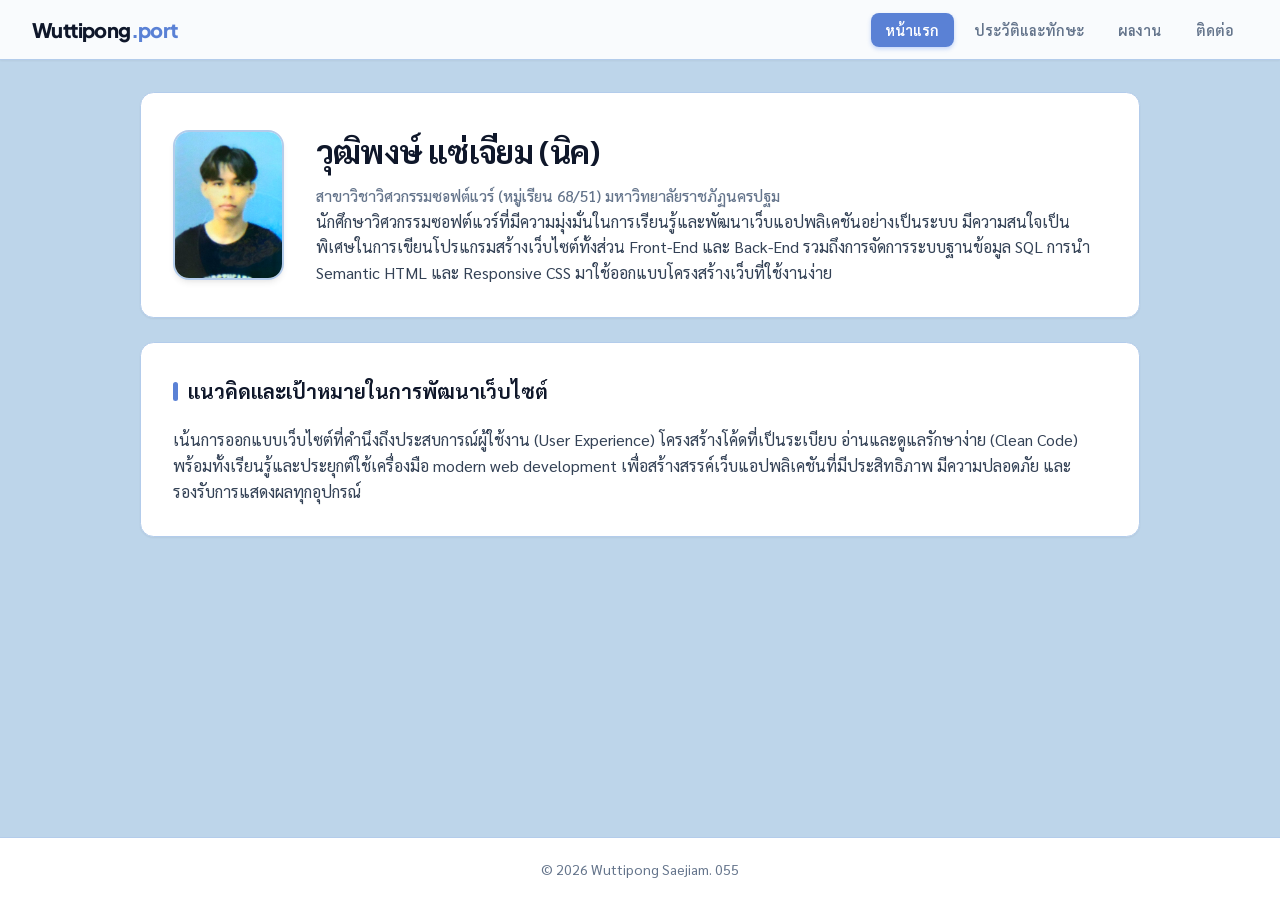
<file: index.html>
<!DOCTYPE html>
<html lang="th">
<head>
  <meta charset="UTF-8">
  <meta name="viewport" content="width=device-width, initial-scale=1.0">
  <title>หน้าแรก - Wuttipong Saejiam</title>
  <link rel="stylesheet" href="css/style.css">
</head>
<body>

  <header>
    <div class="logo">Wuttipong<span>.port</span></div>
    
    <input type="checkbox" id="menu-toggle">
    <label for="menu-toggle" class="menu-toggle">☰</label>

    <nav>
      <ul>
        <li><a href="index.html" class="active">หน้าแรก</a></li>
        <li><a href="about.html">ประวัติและทักษะ</a></li>
        <li><a href="projects.html">ผลงาน</a></li>
        <li><a href="contact.html">ติดต่อ</a></li>
      </ul>
    </nav>
  </header>

  <main>
    <section class="hero-flex">
      <img src="image/profile.jpg" alt="รูปประจำตัว วุฒิพงษ์ แซ่เจียม" class="hero-avatar">
      
      <div>
        <!-- <span class="badge-tag"></span> -->
        <h1>วุฒิพงษ์ แซ่เจียม (นิค)</h1>
        <p style="color: var(--text-muted); font-size: 0.95rem; font-weight: 500;">
          สาขาวิชาวิศวกรรมซอฟต์แวร์ (หมู่เรียน 68/51) มหาวิทยาลัยราชภัฏนครปฐม
        </p>
        
        <p>
          นักศึกษาวิศวกรรมซอฟต์แวร์ที่มีความมุ่งมั่นในการเรียนรู้และพัฒนาเว็บแอปพลิเคชันอย่างเป็นระบบ มีความสนใจเป็นพิเศษในการเขียนโปรแกรมสร้างเว็บไซต์ทั้งส่วน Front-End และ Back-End รวมถึงการจัดการระบบฐานข้อมูล SQL การนำ Semantic HTML และ Responsive CSS มาใช้ออกแบบโครงสร้างเว็บที่ใช้งานง่าย
        </p>
      </div>
    </section>

    <section>
      <h2>แนวคิดและเป้าหมายในการพัฒนาเว็บไซต์</h2>
      <p>
        เน้นการออกแบบเว็บไซต์ที่คำนึงถึงประสบการณ์ผู้ใช้งาน (User Experience) โครงสร้างโค้ดที่เป็นระเบียบ อ่านและดูแลรักษาง่าย (Clean Code) พร้อมทั้งเรียนรู้และประยุกต์ใช้เครื่องมือ modern web development เพื่อสร้างสรรค์เว็บแอปพลิเคชันที่มีประสิทธิภาพ มีความปลอดภัย และรองรับการแสดงผลทุกอุปกรณ์
      </p>
    </section>
  </main>

  <footer>
    <p>&copy; 2026 Wuttipong Saejiam. 055</p>
  </footer>

</body>
</html>
</file>
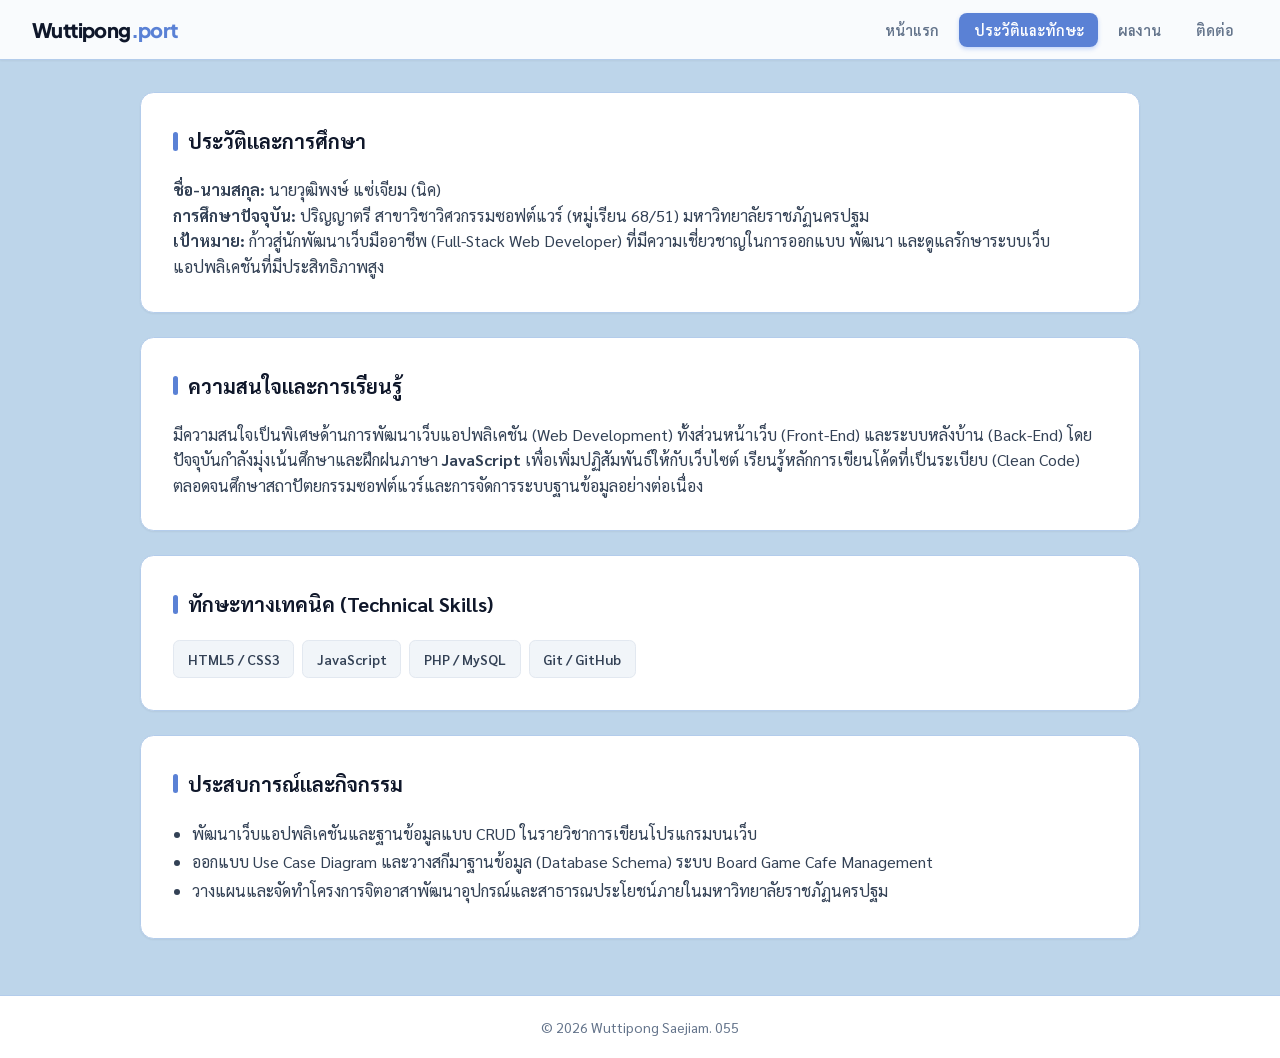
<file: about.html>
<!DOCTYPE html>
<html lang="th">
<head>
  <meta charset="UTF-8">
  <meta name="viewport" content="width=device-width, initial-scale=1.0">
  <title>ประวัติและทักษะ - Wuttipong Saejiam</title>
  <link rel="stylesheet" href="css/style.css">
</head>
<body>

  <header>
    <div class="logo">Wuttipong<span>.port</span></div>
    
    <input type="checkbox" id="menu-toggle">
    <label for="menu-toggle" class="menu-toggle">☰</label>

    <nav>
      <ul>
        <li><a href="index.html">หน้าแรก</a></li>
        <li><a href="about.html" class="active">ประวัติและทักษะ</a></li>
        <li><a href="projects.html">ผลงาน</a></li>
        <li><a href="contact.html">ติดต่อ</a></li>
      </ul>
    </nav>
  </header>

  <main>
    <section>
      <h2>ประวัติและการศึกษา</h2>
      <p><strong>ชื่อ-นามสกุล:</strong> นายวุฒิพงษ์ แซ่เจียม (นิค)</p>
      <p><strong>การศึกษาปัจจุบัน:</strong> ปริญญาตรี สาขาวิชาวิศวกรรมซอฟต์แวร์ (หมู่เรียน 68/51) มหาวิทยาลัยราชภัฏนครปฐม</p>
      <p><strong>เป้าหมาย:</strong> ก้าวสู่นักพัฒนาเว็บมืออาชีพ (Full-Stack Web Developer) ที่มีความเชี่ยวชาญในการออกแบบ พัฒนา และดูแลรักษาระบบเว็บแอปพลิเคชันที่มีประสิทธิภาพสูง</p>
    </section>

    <section>
      <h2>ความสนใจและการเรียนรู้</h2>
      <p>
        มีความสนใจเป็นพิเศษด้านการพัฒนาเว็บแอปพลิเคชัน (Web Development) ทั้งส่วนหน้าเว็บ (Front-End) และระบบหลังบ้าน (Back-End) โดยปัจจุบันกำลังมุ่งเน้นศึกษาและฝึกฝนภาษา <strong>JavaScript</strong> เพื่อเพิ่มปฏิสัมพันธ์ให้กับเว็บไซต์ เรียนรู้หลักการเขียนโค้ดที่เป็นระเบียบ (Clean Code) ตลอดจนศึกษาสถาปัตยกรรมซอฟต์แวร์และการจัดการระบบฐานข้อมูลอย่างต่อเนื่อง
      </p>
    </section>

    <section>
      <h2>ทักษะทางเทคนิค (Technical Skills)</h2>
      <ul class="skills-badge-list">
        <li>HTML5 / CSS3</li>
        <li>JavaScript</li>
        <li>PHP / MySQL</li>
        <li>Git / GitHub</li>
      </ul>
    </section>

    <section>
      <h2>ประสบการณ์และกิจกรรม</h2>
      <ul style="padding-left: 1.2rem; line-height: 1.8;">
        <li>พัฒนาเว็บแอปพลิเคชันและฐานข้อมูลแบบ CRUD ในรายวิชาการเขียนโปรแกรมบนเว็บ</li>
        <li>ออกแบบ Use Case Diagram และวางสกีมาฐานข้อมูล (Database Schema) ระบบ Board Game Cafe Management</li>
        <li>วางแผนและจัดทำโครงการจิตอาสาพัฒนาอุปกรณ์และสาธารณประโยชน์ภายในมหาวิทยาลัยราชภัฏนครปฐม</li>
      </ul>
    </section>
  </main>

  <footer>
    <p>&copy; 2026 Wuttipong Saejiam. 055</p>
  </footer>

</body>
</html>
</file>
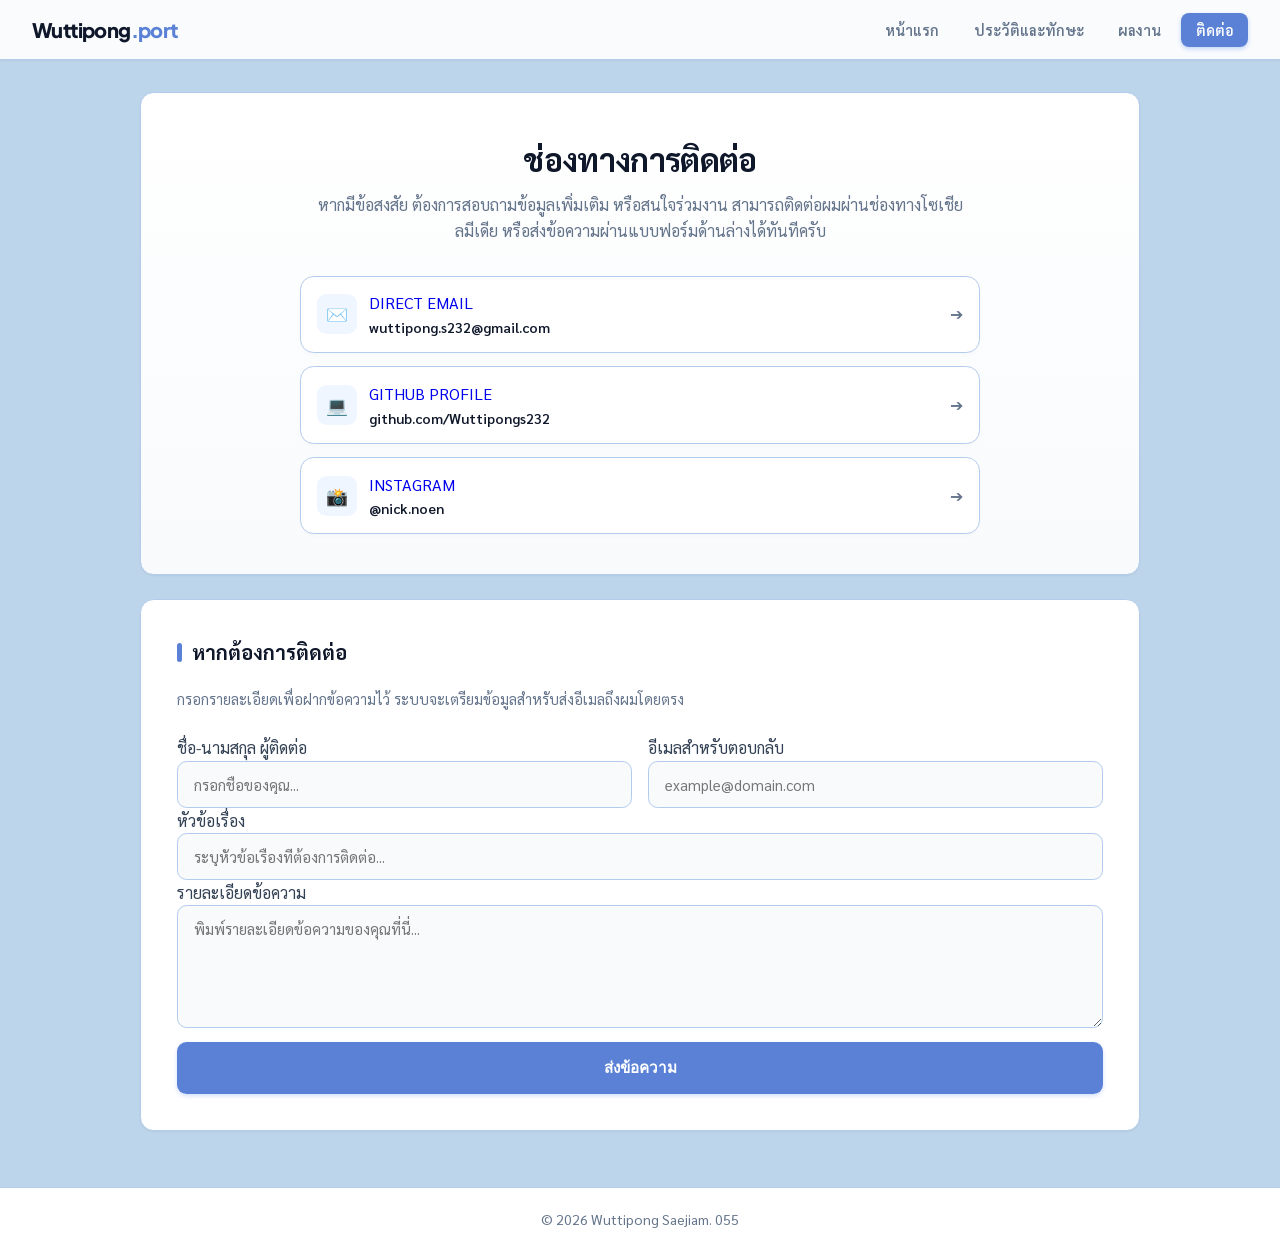
<file: contact.html>
<!DOCTYPE html>
<html lang="th">

<head>
  <meta charset="UTF-8">
  <meta name="viewport" content="width=device-width, initial-scale=1.0">
  <title>ติดต่อ - Wuttipong Saejiam</title>
  <link rel="stylesheet" href="css/style.css">
</head>

<body>

  <header>
    <div class="logo">Wuttipong<span>.port</span></div>

    <input type="checkbox" id="menu-toggle">
    <label for="menu-toggle" class="menu-toggle">☰</label>

    <nav>
      <ul>
        <li><a href="index.html">หน้าแรก</a></li>
        <li><a href="about.html">ประวัติและทักษะ</a></li>
        <li><a href="projects.html">ผลงาน</a></li>
        <li><a href="contact.html" class="active">ติดต่อ</a></li>
      </ul>
    </nav>
  </header>

  <main>
    <!-- Section 1: Hero Contact Banner -->
    <section class="contact-hero-section">
      <h1>ช่องทางการติดต่อ</h1>
      <p>หากมีข้อสงสัย ต้องการสอบถามข้อมูลเพิ่มเติม หรือสนใจร่วมงาน สามารถติดต่อผมผ่านช่องทางโซเชียลมีเดีย
        หรือส่งข้อความผ่านแบบฟอร์มด้านล่างได้ทันทีครับ</p>

      <div class="contact-pills-container">

        <a href="mailto:wuttipong.s232@gmail.com" class="contact-pill-card">
          <div class="pill-icon-box">✉️</div>
          <div class="pill-details">
            <span class="pill-label">DIRECT EMAIL</span>
            <span class="pill-value">wuttipong.s232@gmail.com</span>
          </div>
          <span class="pill-arrow">➔</span>
        </a>

        <a href="https://github.com/Wuttipongs232" target="_blank" class="contact-pill-card">
          <div class="pill-icon-box">💻</div>
          <div class="pill-details">
            <span class="pill-label">GITHUB PROFILE</span>
            <span class="pill-value">github.com/Wuttipongs232</span>
          </div>
          <span class="pill-arrow">➔</span>
        </a>

        <a href="https://instagram.com/nick.noen" target="_blank" class="contact-pill-card">
          <div class="pill-icon-box">📸</div>
          <div class="pill-details">
            <span class="pill-label">INSTAGRAM</span>
            <span class="pill-value">@nick.noen</span>
          </div>
          <span class="pill-arrow">➔</span>
        </a>

      </div>
    </section>

    <!-- Section 2: Interactive Send Message Form -->
    <section class="contact-form-section">
      <h2>หากต้องการติดต่อ</h2>
      <p style="color: var(--text-muted); margin-bottom: 1.5rem; font-size: 0.9rem;">
        กรอกรายละเอียดเพื่อฝากข้อความไว้ ระบบจะเตรียมข้อมูลสำหรับส่งอีเมลถึงผมโดยตรง
      </p>

      <form action="#" method="post" class="modern-contact-form">
        <div class="form-row-2">
          <div class="form-group">
            <label for="name">ชื่อ-นามสกุล ผู้ติดต่อ</label>
            <input type="text" id="name" name="name" class="form-control-modern" placeholder="กรอกชื่อของคุณ..."
              required>
          </div>
          <div class="form-group">
            <label for="email">อีเมลสำหรับตอบกลับ</label>
            <input type="email" id="email" name="email" class="form-control-modern" placeholder="example@domain.com"
              required>
          </div>
        </div>

        <div class="form-group">
          <label for="subject">หัวข้อเรื่อง</label>
          <input type="text" id="subject" name="subject" class="form-control-modern"
            placeholder="ระบุหัวข้อเรื่องที่ต้องการติดต่อ..." required>
        </div>

        <div class="form-group">
          <label for="message">รายละเอียดข้อความ</label>
          <textarea id="message" name="message" rows="5" class="form-control-modern"
            placeholder="พิมพ์รายละเอียดข้อความของคุณที่นี่..." required></textarea>
        </div>

        <button type="submit" class="btn btn-submit-modern">
          <span>ส่งข้อความ</span>
        </button>
      </form>
    </section>
  </main>

  <footer>
    <p>&copy; 2026 Wuttipong Saejiam. 055</p>
  </footer>

</body>

</html>
</file>
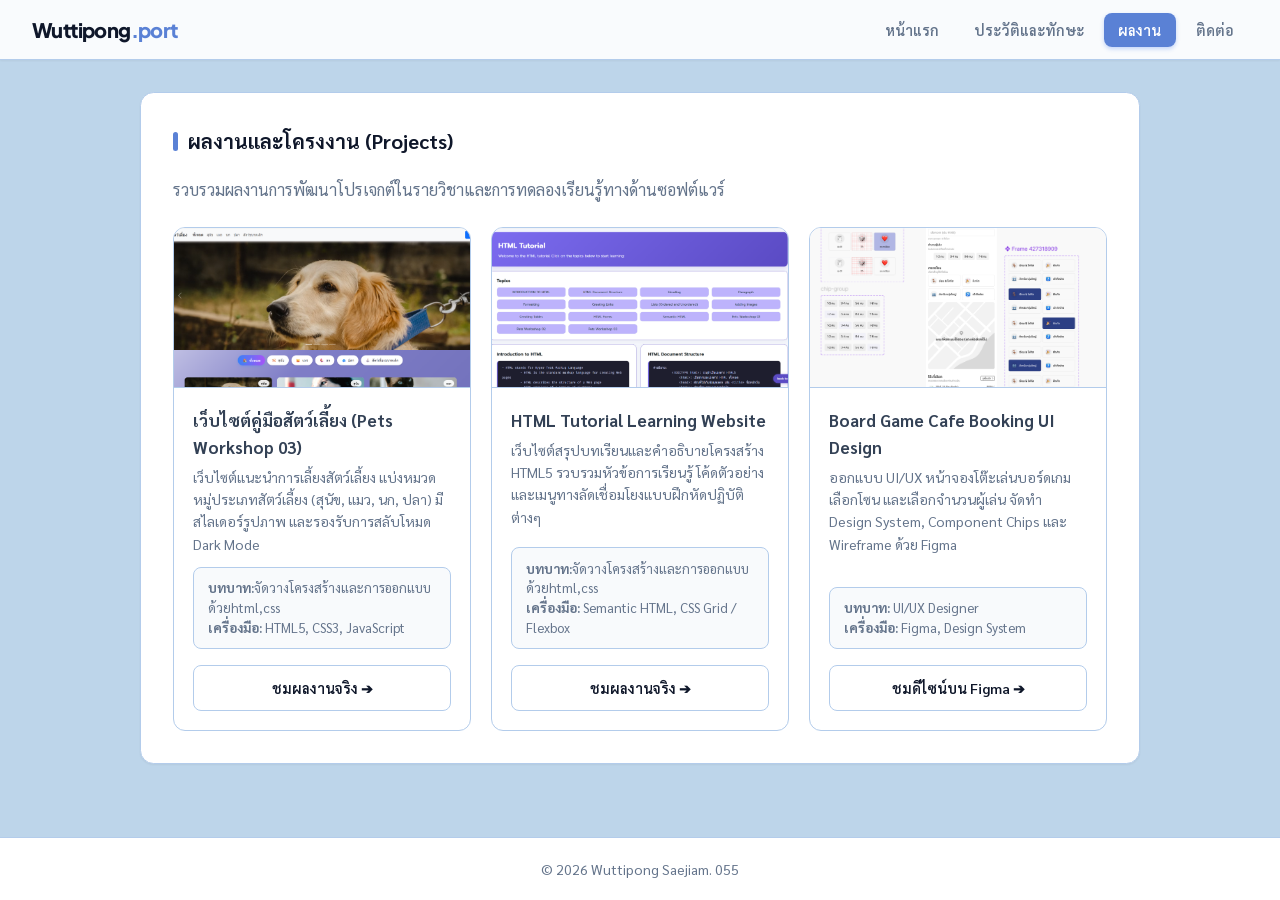
<file: projects.html>
<!DOCTYPE html>
<html lang="th">
<head>
  <meta charset="UTF-8">
  <meta name="viewport" content="width=device-width, initial-scale=1.0">
  <title>ผลงาน - Wuttipong Saejiam</title>
  <link rel="stylesheet" href="css/style.css">
</head>
<body>

  <header>
    <div class="logo">Wuttipong<span>.port</span></div>
    
    <input type="checkbox" id="menu-toggle">
    <label for="menu-toggle" class="menu-toggle">☰</label>

    <nav>
      <ul>
        <li><a href="index.html">หน้าแรก</a></li>
        <li><a href="about.html">ประวัติและทักษะ</a></li>
        <li><a href="projects.html" class="active">ผลงาน</a></li>
        <li><a href="contact.html">ติดต่อ</a></li>
      </ul>
    </nav>
  </header>

  <main>
    <section>
      <h2>ผลงานและโครงงาน (Projects)</h2>
      <p style="color: var(--text-muted); margin-bottom: 1.5rem;">รวบรวมผลงานการพัฒนาโปรเจกต์ในรายวิชาและการทดลองเรียนรู้ทางด้านซอฟต์แวร์</p>

      <div class="projects-grid">

        <!-- Project 1: เว็บไซต์คู่มือสัตว์เลี้ยง -->
        <article class="project-card">
          <img src="image/pets-workshop.png" alt="เว็บไซต์คู่มือสัตว์เลี้ยง Pets Workshop 03">
          <div class="project-body">
            <h3 style="font-size: 1.05rem; margin-bottom: 0.3rem;">เว็บไซต์คู่มือสัตว์เลี้ยง (Pets Workshop 03)</h3>
            <p style="font-size: 0.875rem; color: var(--text-muted); flex: 1;">
              เว็บไซต์แนะนำการเลี้ยงสัตว์เลี้ยง แบ่งหมวดหมู่ประเภทสัตว์เลี้ยง (สุนัข, แมว, นก, ปลา) มีสไลเดอร์รูปภาพ และรองรับการสลับโหมด Dark Mode
            </p>
            <div class="project-meta-box">
              <strong>บทบาท:</strong>จัดวางโครงสร้างและการออกแบบด้วยhtml,css<br>
              <strong>เครื่องมือ:</strong> HTML5, CSS3, JavaScript
            </div>
            <a href="https://wuttipongs232.github.io/7151202/pets03/home.html" target="_blank" class="btn btn-outline" style="width: 100%;">ชมผลงานจริง ➔</a>
          </div>
        </article>

        <!-- Project 2: เว็บไซต์สื่อการเรียนรู้ HTML Tutorial -->
        <article class="project-card">
          <img src="image/html-tutorial.png" alt="เว็บไซต์สื่อการเรียนรู้ HTML Tutorial">
          <div class="project-body">
            <h3 style="font-size: 1.05rem; margin-bottom: 0.3rem;">HTML Tutorial Learning Website</h3>
            <p style="font-size: 0.875rem; color: var(--text-muted); flex: 1;">
              เว็บไซต์สรุปบทเรียนและคำอธิบายโครงสร้าง HTML5 รวบรวมหัวข้อการเรียนรู้ โค้ดตัวอย่าง และเมนูทางลัดเชื่อมโยงแบบฝึกหัดปฏิบัติต่างๆ
            </p>
            <div class="project-meta-box">
              <strong>บทบาท:</strong>จัดวางโครงสร้างและการออกแบบด้วยhtml,css<br>
              <strong>เครื่องมือ:</strong> Semantic HTML, CSS Grid / Flexbox
            </div>
            <a href="https://wuttipongs232.github.io/7151202/" target="_blank" class="btn btn-outline" style="width: 100%;">ชมผลงานจริง ➔</a>
          </div>
        </article>

        <!-- Project 3: UI/UX Design บอร์ดเกมคาเฟ่ บน Figma -->
        <article class="project-card">
          <img src="image/figma-boardgame.png" alt="UI Design แอปจองโต๊ะบอร์ดเกมคาเฟ่ใน Figma">
          <div class="project-body">
            <h3 style="font-size: 1.05rem; margin-bottom: 0.3rem;">Board Game Cafe Booking UI Design</h3>
            <p style="font-size: 0.875rem; color: var(--text-muted); flex: 1;">
              ออกแบบ UI/UX หน้าจองโต๊ะเล่นบอร์ดเกม เลือกโซน และเลือกจำนวนผู้เล่น จัดทำ Design System, Component Chips และ Wireframe ด้วย Figma
            </p>
            <div class="project-meta-box">
              <strong>บทบาท:</strong> UI/UX Designer<br>
              <strong>เครื่องมือ:</strong> Figma, Design System
            </div>
            <a href="https://www.figma.com/proto/oO1ljsMKvHfOAIktA3yjmV?node-id=0-1&t=6831PpL1tefAzjQu-6" target="_blank" class="btn btn-outline" style="width: 100%;">ชมดีไซน์บน Figma ➔</a>
          </div>
        </article>

      </div>
    </section>
  </main>

  <footer>
    <p>&copy; 2026 Wuttipong Saejiam. 055</p>
  </footer>

</body>
</html>
</file>
<file: css/style.css>
/* 
   สารบัญ
   1. FONTS & ROOT VARIABLES
   2. GLOBAL / RESET STYLES
   3. HEADER & NAVIGATION (ALL PAGES)
   4. LAYOUT & CONTAINERS (MAIN, SECTION, FOOTER)
   5. TYPOGRAPHY & BUTTONS
   6. PAGE: INDEX.HTML (HERO SECTION)
   7. PAGE: ABOUT.HTML (SKILLS & BADGES)
   8. PAGE: PROJECTS.HTML (CARDS & GRID)
   9. PAGE: CONTACT.HTML (CARDS & FORM)
   10. MOBILE MENU & RESPONSIVE DESIGN (MEDIA QUERIES)
*/

/* 
   1. FONTS & ROOT VARIABLES
*/
@import url("https://fonts.googleapis.com/css2?family=Plus+Jakarta+Sans:wght@400;500;600;700&family=Sarabun:wght@300;400;500;600;700&display=swap");

:root {
  --primary: #5a81d5; /* Vibrant Royal Blue */
  --primary-hover: #3663e0;
  --primary-light: #eff6ff;
  --bg-main: #bdd5ea; /* Slate 100 soft background */
  --bg-card: #ffffff;
  --text-title: #0f172a; /* Slate 900 */
  --text-body: #334155; /* Slate 700 */
  --text-muted: #64748b; /* Slate 500 */
  --border: #b3cceb; /* Slate 200 */
  --shadow-sm: 0 1px 2px 0 rgb(0 0 0 / 0.05);
  --shadow-md:
    0 4px 6px -1px rgb(0 0 0 / 0.07), 0 2px 4px -2px rgb(0 0 0 / 0.05);
  --shadow-lg:
    0 10px 15px -3px rgb(0 0 0 / 0.08), 0 4px 6px -4px rgb(0 0 0 / 0.04);
}

/* 
   2. GLOBAL / RESET STYLES
*/
* {
  box-sizing: border-box;
  margin: 0;
  padding: 0;
}

body {
  font-family:
    "Sarabun",
    "Plus Jakarta Sans",
    -apple-system,
    sans-serif;
  line-height: 1.6;
  color: var(--text-body);
  background-color: var(--bg-main);
  display: flex;
  flex-direction: column;
  min-height: 100vh;
}

/* 
   3. HEADER & NAVIGATION (ALL PAGES)
*/
header {
  background-color: rgba(255, 255, 255, 0.9);
  backdrop-filter: blur(8px);
  border-bottom: 1px solid var(--border);
  padding: 0.85rem 2rem;
  display: flex;
  justify-content: space-between;
  align-items: center;
  position: sticky;
  top: 0;
  z-index: 100;
  box-shadow: var(--shadow-sm);
}

header .logo {
  font-family: "Plus Jakarta Sans", sans-serif;
  font-weight: 800;
  font-size: 1.25rem;
  color: var(--text-title);
  letter-spacing: -0.03em;
}

header .logo span {
  color: var(--primary);
}

nav ul {
  display: flex;
  list-style: none;
  gap: 0.35rem;
}

nav a {
  color: var(--text-muted);
  text-decoration: none;
  padding: 0.5rem 0.9rem;
  border-radius: 0.5rem;
  font-size: 0.9rem;
  font-weight: 600;
  transition: all 0.2s ease;
}

nav a:hover {
  color: var(--primary);
  background-color: var(--primary-light);
}

nav a.active {
  color: #ffffff;
  background-color: var(--primary);
  box-shadow: 0 2px 4px rgba(37, 99, 235, 0.25);
}

/* ซ่อน Checkbox และปุ่มแฮมเบอร์เกอร์บนหน้าจอปกติ */
#menu-toggle,
.menu-toggle {
  display: none;
}

/* 
   4. LAYOUT & CONTAINERS (MAIN, SECTION, FOOTER)
*/
main {
  flex: 1;
  max-width: 1000px;
  width: 92%;
  margin: 2rem auto;
}

section {
  background: var(--bg-card);
  border: 1px solid var(--border);
  border-radius: 0.85rem;
  padding: 2rem;
  margin-bottom: 1.5rem;
  box-shadow: var(--shadow-sm);
}

footer {
  background-color: #ffffff;
  border-top: 1px solid var(--border);
  color: var(--text-muted);
  text-align: center;
  padding: 1.25rem;
  font-size: 0.875rem;
  margin-top: auto;
}

/* 
   5. TYPOGRAPHY & BUTTONS*/
h1 {
  font-size: 2rem;
  color: var(--text-title);
  margin-bottom: 0.5rem;
  font-weight: 700;
  letter-spacing: -0.02em;
}

h2 {
  font-size: 1.25rem;
  color: var(--text-title);
  margin-bottom: 1.25rem;
  font-weight: 700;
  display: flex;
  align-items: center;
  gap: 0.6rem;
}

h2::before {
  content: "";
  display: inline-block;
  width: 5px;
  height: 1.2rem;
  background-color: var(--primary);
  border-radius: 3px;
}

/* Button Components */
.btn {
  display: inline-flex;
  align-items: center;
  justify-content: center;
  gap: 0.5rem;
  background-color: var(--primary);
  color: #ffffff;
  padding: 0.65rem 1.25rem;
  border-radius: 0.5rem;
  text-decoration: none;
  font-size: 0.9rem;
  font-weight: 600;
  border: none;
  cursor: pointer;
  transition: all 0.2s ease;
  box-shadow: 0 2px 4px rgba(37, 99, 235, 0.2);
}

.btn:hover {
  background-color: var(--primary-hover);
  transform: translateY(-10px);
}

.btn-outline {
  background-color: #ffffff;
  color: var(--text-title);
  border: 1px solid var(--border);
  box-shadow: none;
}

.btn-outline:hover {
  background-color: #f8fafc;
  border-color: #cbd5e1;
}

/* 
   6. PAGE: INDEX.HTML (HERO SECTION)
*/
.hero-flex {
  display: flex;
  align-items: center;
  gap: 2rem;
}

.hero-avatar {
  width: 150px;
  height: 150px;
  border-radius: 1rem;
  object-fit: cover;
  border: 2px solid var(--border);
  box-shadow: var(--shadow-md);
}

.badge-tag {
  display: inline-block;
  background-color: var(--primary-light);
  color: var(--primary);
  font-size: 0.8rem;
  font-weight: 700;
  padding: 0.25rem 0.75rem;
  border-radius: 2rem;
  margin-bottom: 0.5rem;
}

/* 
   7. PAGE: ABOUT.HTML (SKILLS & BADGES)
*/
.skills-badge-list {
  display: flex;
  flex-wrap: wrap;
  gap: 0.5rem;
  list-style: none;
}

.skills-badge-list li {
  background: #f1f5f9;
  color: var(--text-body);
  padding: 0.4rem 0.85rem;
  border-radius: 0.4rem;
  font-size: 0.875rem;
  font-weight: 600;
  border: 1px solid #e2e8f0;
}

/* 
   8. PAGE: PROJECTS.HTML (CARDS & GRID)
*/
.projects-grid {
  display: grid;
  grid-template-columns: repeat(3, 1fr);
  gap: 1.25rem;
}

.project-card {
  background: #ffffff;
  border: 1px solid var(--border);
  border-radius: 0.75rem;
  overflow: hidden;
  display: flex;
  flex-direction: column;
  transition: all 0.25s ease;
}

.project-card:hover {
  transform: translateY(-4px);
  box-shadow: var(--shadow-lg);
}

.project-card img {
  width: 100%;
  height: 160px;
  object-fit: cover;
  border-bottom: 1px solid var(--border);
}

.project-body {
  padding: 1.2rem;
  display: flex;
  flex-direction: column;
  flex: 1;
}

.project-meta-box {
  background-color: #f8fafc;
  border: 1px solid var(--border);
  border-radius: 0.5rem;
  padding: 0.65rem 0.85rem;
  font-size: 0.825rem;
  color: var(--text-muted);
  margin: 0.75rem 0 1rem 0;
  line-height: 1.5;
}

/* 
   9. PAGE: CONTACT.HTML (NEW UNIQUE FLOATING STYLE)
*/

/* Hero Contact Section */
.contact-hero-section {
  text-align: center;
  padding: 2.5rem 2rem;
  background: linear-gradient(180deg, #ffffff 0%, #f8fafc 100%);
}

.contact-badge {
  display: inline-block;
  background-color: var(--primary-light);
  color: var(--primary);
  font-size: 0.75rem;
  font-weight: 800;
  letter-spacing: 0.08em;
  padding: 0.3rem 0.8rem;
  border-radius: 2rem;
  margin-bottom: 0.8rem;
}

.contact-hero-section p {
  max-width: 650px;
  margin: 0 auto 2rem auto;
  color: var(--text-muted);
}

/* Floating Contact Pills (แนวนอนสไตล์ใหม่) */
.contact-pills-container {
  display: flex;
  flex-direction: column;
  gap: 0.85rem;
  max-width: 680px;
  margin: 0 auto;
}

/* ปรับตัวการ์ดให้กระชับขึ้นบนจอมือถือ */
.contact-pill-card {
  display: flex;
  align-items: center;
  padding: 0.85rem 1rem;
  background-color: #ffffff;
  border: 1px solid var(--border);
  border-radius: 0.85rem;
  text-decoration: none;
  transition: all 0.25s cubic-bezier(0.16, 1, 0.3, 1);
  box-shadow: 0 2px 4px rgba(0, 0, 0, 0.02);
  gap: 0.75rem; /* กำหนดระยะห่างระหว่างองค์ประกอบ */
}

/* เพิ่มการจัดการข้อความล้น (Truncate / Word Wrap) */
.pill-details {
  display: flex;
  flex-direction: column;
  align-items: flex-start;
  flex: 1;
  text-align: left;
  min-width: 0; /* สำคัญมาก: เพื่อให้ Flexbox ยอมย่อข้อความ */
}

.pill-value {
  font-size: 0.875rem; /* ปรับย่อขนาดฟอนต์ลงเล็กน้อยเพื่อไม่ให้ล้นจอมือถือ */
  font-weight: 600;
  color: var(--text-title);
  word-break: break-all; /* หากยาวเกินจะทำการขึ้นบรรทัดใหม่อัตโนมัติ */
  max-width: 100%;
}

.pill-icon-box {
  width: 40px;
  height: 40px;
  border-radius: 0.6rem;
  background-color: var(--primary-light);
  display: flex;
  align-items: center;
  justify-content: center;
  font-size: 1.1rem;
  flex-shrink: 0;
}

.pill-arrow {
  font-size: 1rem;
  color: var(--text-muted);
  transition:
    transform 0.2s ease,
    color 0.2s ease;
  flex-shrink: 0; /* ไม่ให้ลูกศรโดนบีบขนาด */
}

.contact-pill-card:hover .pill-arrow {
  color: var(--primary);
  transform: translateX(4px);
}

/* Modern Form Styles */
.contact-form-section {
  padding: 2.25rem;
}

.form-row-2 {
  display: grid;
  grid-template-columns: 1fr 1fr;
  gap: 1rem;
}

.form-control-modern {
  width: 100%;
  padding: 0.8rem 1rem;
  border: 1.5px solid var(--border);
  border-radius: 0.6rem;
  font-family: inherit;
  font-size: 0.925rem;
  color: var(--text-title);
  background-color: #f8fafc;
  transition: all 0.2s ease;
}

.form-control-modern:focus {
  outline: none;
  border-color: var(--primary);
  background-color: #ffffff;
  box-shadow: 0 0 0 4px rgba(37, 99, 235, 0.1);
}

.btn-submit-modern {
  width: 100%;
  padding: 0.85rem;
  font-size: 0.95rem;
  border-radius: 0.6rem;
  background-color: var(--primary);
  color: #ffffff;
  display: flex;
  align-items: center;
  justify-content: center;
  gap: 0.6rem;
  margin-top: 0.5rem;
  cursor: pointer;
  border: none;
  font-weight: 600;
  transition: all 0.2s ease;
}

.btn-submit-modern:hover {
  background-color: var(--primary-hover);
  transform: translateY(-2px);
  box-shadow: 0 4px 12px rgba(37, 99, 235, 0.3);
}

/* 
   10. MOBILE MENU & RESPONSIVE DESIGN (MEDIA QUERIES)
*/

/* 💻 Tablet View (Width <= 900px) */
@media (max-width: 900px) {
  .grid-2 {
    grid-template-columns: 1fr;
  }
  .projects-grid {
    grid-template-columns: repeat(2, 1fr);
  }
}

/* 📱 Mobile View (Width <= 600px) */
@media (max-width: 600px) {
  header {
    flex-wrap: wrap;
    padding: 0.85rem 1.25rem;
    position: relative;
  }

  /* แสดงปุ่มแฮมเบอร์เกอร์ ☰ */
  .menu-toggle {
    display: block;
    font-size: 1.5rem;
    cursor: pointer;
    color: var(--text-title);
    padding: 0.2rem 0.5rem;
    border-radius: 0.375rem;
    border: 1px solid var(--border);
    user-select: none;
  }

  .menu-toggle:hover {
    background-color: var(--primary-light);
  }

  /* ซ่อน Navigation บนมือถือไว้ก่อน */
  nav {
    display: none;
    width: 100%;
    margin-top: 0.75rem;
    border-top: 1px solid var(--border);
    padding-top: 0.75rem;
  }

  #menu-toggle:checked ~ nav {
    display: block;
  }

  nav ul {
    flex-direction: column;
    gap: 0.5rem;
  }

  nav a {
    display: block;
    text-align: center;
    padding: 0.65rem;
    background-color: #f8fafc;
    border: 1px solid var(--border);
    border-radius: 0.5rem;
  }

  nav a.active {
    background-color: var(--primary);
    border-color: var(--primary);
    color: #ffffff;
  }

  /* Layout for Mobile */
  main {
    width: 92%;
    margin: 1rem auto;
  }

  section {
    padding: 1.25rem;
  }

  .hero-flex {
    flex-direction: column;
    text-align: center;
  }

  .grid-2,
  .projects-grid {
    grid-template-columns: 1fr;
  }

  .form-row-2 {
    grid-template-columns: 1fr;
  }
  .contact-pill-card:hover {
    transform: none; /* บนมือถือไม่เลื่อนขวา */
  }
}
</file>
